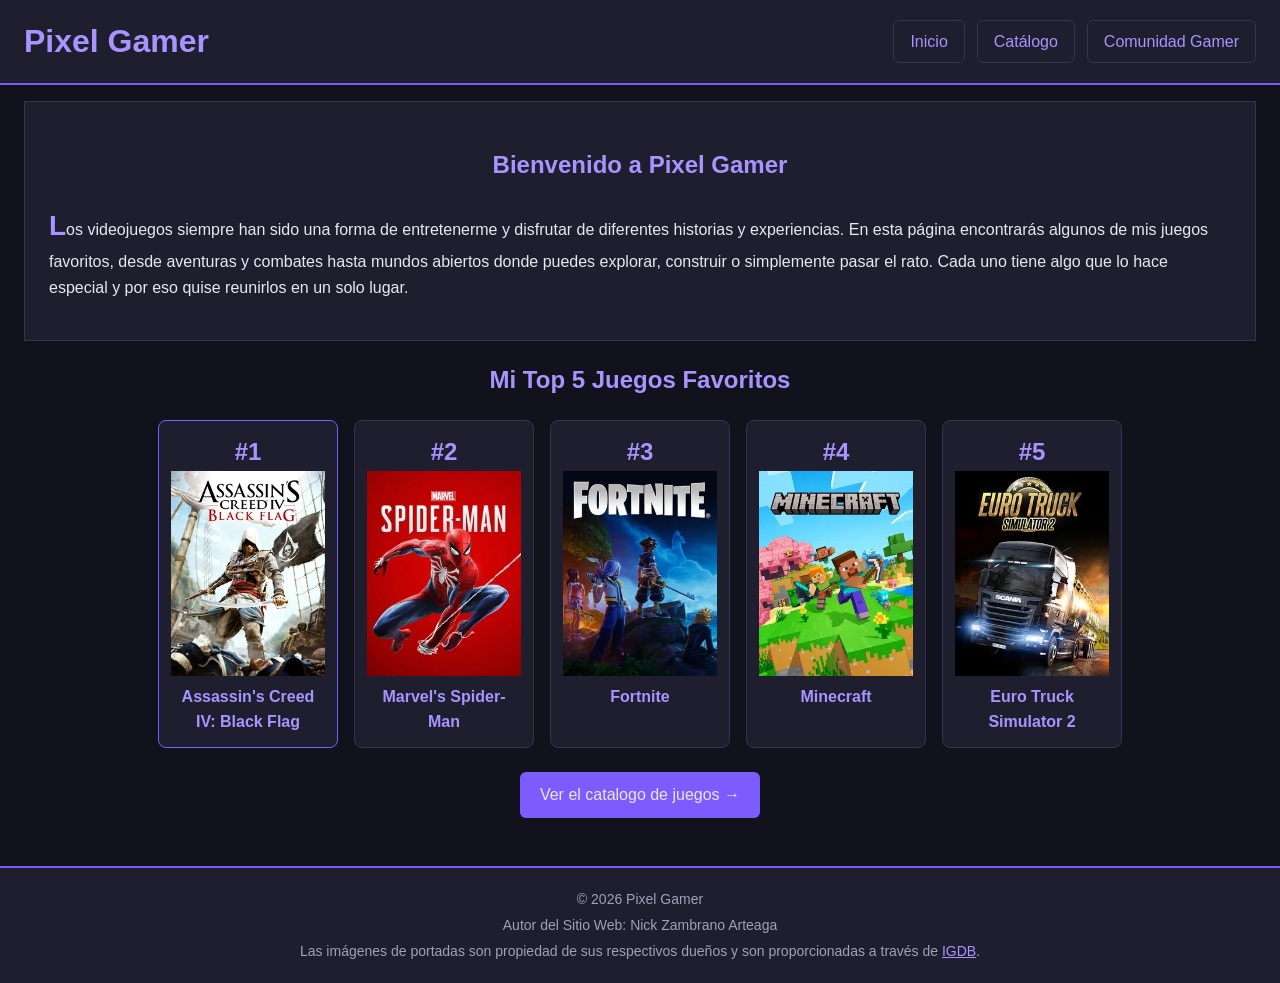
<file: index.html>
<!doctype html>
<html lang="es">
  <head>
    <meta charset="UTF-8" />
    <meta name="viewport" content="width=device-width, initial-scale=1.0" />
    <link rel="stylesheet" href="css/styles.css" />
    <title>Inicio - Pixel Gamer</title>

    <style>
      #juegos-destacados ol {
        display: flex;
        flex-wrap: wrap;
        justify-content: center;
        gap: 16px;
        list-style: none;
        margin: 0;
        padding: 0;
        counter-reset: puesto; /*contador que empienza en 0*/
      }

      #juegos-destacados li {
        width: 180px;
        counter-increment: puesto; /*se incrementa cada que aparece un li*/
        background-color: var(--color-superficie);
        border: 1px solid var(--color-borde);
        border-radius: 8px;
        padding: 12px;
        text-align: center;
      }

      /*PseudoElemento*/
      #juegos-destacados li::before {
        content: "#" counter(puesto); /*imprime el valor*/
        display: block;
        font-size: 24px;
        font-weight: bold;
        color: var(--color-acento-claro);
      }

      #juegos-destacados li:first-child {
        border-color: var(--color-acento);
      }

      #juegos-destacados li:hover {
        border-color: var(--color-acento-claro);
      }

      #juegos-destacados a {
        text-decoration: none;
      }
      #portada p::first-letter {
        font-size: 28px;
        font-weight: bold;
        color: var(--color-acento-claro);
      }

      #juegos-destacados ol + div {
        text-align: center;
      }

      .btn-primario {
        display: inline-block;
        margin-top: 24px;
        padding: 10px 20px;
        background-color: var(--color-acento);
        color: var(--color-texto);
        text-decoration: none;
        border-radius: 6px;
      }

      .btn-primario::after {
        content: " →";
      }

      .btn-primario:hover {
        background-color: var(--color-acento-claro);
        color: var(--color-fondo);
      }
    </style>
  </head>
  <body>
    <header>
      <h1>Pixel Gamer</h1>
      <!--Barra de navegacion-->
      <nav>
        <ul>
          <li><a href="index.html">Inicio</a></li>
          <li><a href="catalogo.html">Catálogo</a></li>
          <li><a href="formulario.html">Comunidad Gamer</a></li>
        </ul>
      </nav>
    </header>

    <main>
      <!--Seccion de la portada-->
      <section id="portada">
        <h2>Bienvenido a Pixel Gamer</h2>
        <p>
          Los videojuegos siempre han sido una forma de entretenerme y disfrutar de diferentes historias y experiencias.
          En esta página encontrarás algunos de mis juegos favoritos, desde aventuras y combates hasta mundos abiertos
          donde puedes explorar, construir o simplemente pasar el rato. Cada uno tiene algo que lo hace especial y por
          eso quise reunirlos en un solo lugar.
        </p>
      </section>
      <!--Seccion 2 -->
      <section id="juegos-destacados">
        <h2>Mi Top 5 Juegos Favoritos</h2>
        <ol>
          <li>
            <a href="catalogo.html">
              <img src="img/ac_black_flag.webp" alt="Portada del videjuego de AssassinCreed IV: Black Flag" />
              <div class="info">
                <strong>Assassin's Creed IV: Black Flag</strong>
              </div>
            </a>
          </li>

          <li>
            <a href="catalogo.html">
              <img src="img/spiderman_marvel.webp" alt="Portada del videojuego de Marvel Spiderman" />
              <div class="info">
                <strong>Marvel's Spider-Man</strong>
              </div>
            </a>
          </li>
          <li>
            <a href="catalogo.html">
              <img src="img/fortnite.jpg" alt="Portada del videojuego de Fortnite Battle Royal" />
              <div class="info">
                <strong>Fortnite</strong>
              </div>
            </a>
          </li>
          <li>
            <a href="catalogo.html">
              <img src="img/minecraft.webp" alt="Portada del videojuego de Minecraft" />
              <div class="info">
                <strong>Minecraft</strong>
              </div>
            </a>
          </li>
          <li>
            <a href="catalogo.html">
              <img src="img/euro_truck_s2.webp" alt="Portada del videojuego de Euro Truck Simulator 2" />
              <div class="info">
                <strong>Euro Truck Simulator 2</strong>
              </div>
            </a>
          </li>
        </ol>

        <div>
          <a href="catalogo.html" class="btn-primario">Ver el catalogo de juegos</a>
        </div>
      </section>
    </main>
    <!--Pie de pagina-->
    <footer>
      <p>&copy; 2026 Pixel Gamer</p>
      <p>Autor del Sitio Web: Nick Zambrano Arteaga</p>
      <p>
        Las imágenes de portadas son propiedad de sus respectivos dueños y son proporcionadas a través de
        <a href="https://www.igdb.com/" target="_blank" rel="noopener noreferrer">IGDB</a>.
      </p>
    </footer>
  </body>
</html>
</file>
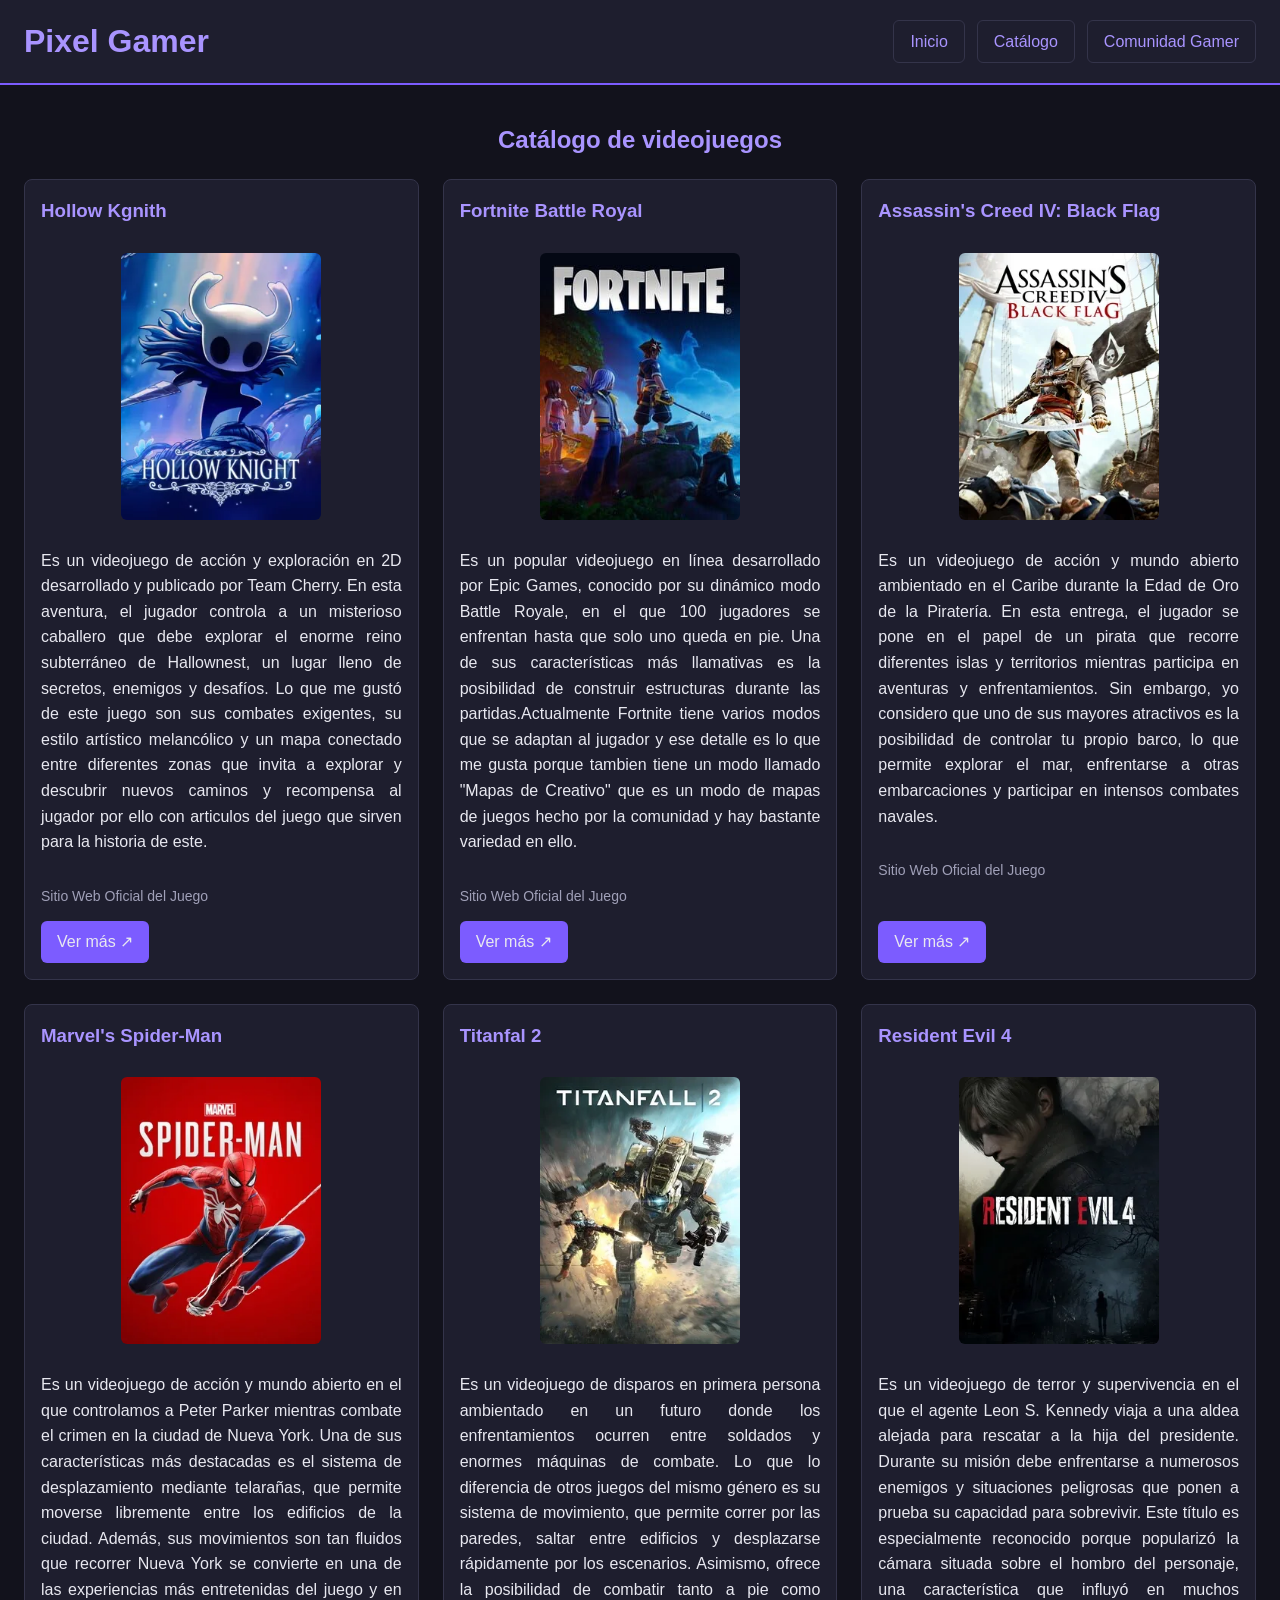
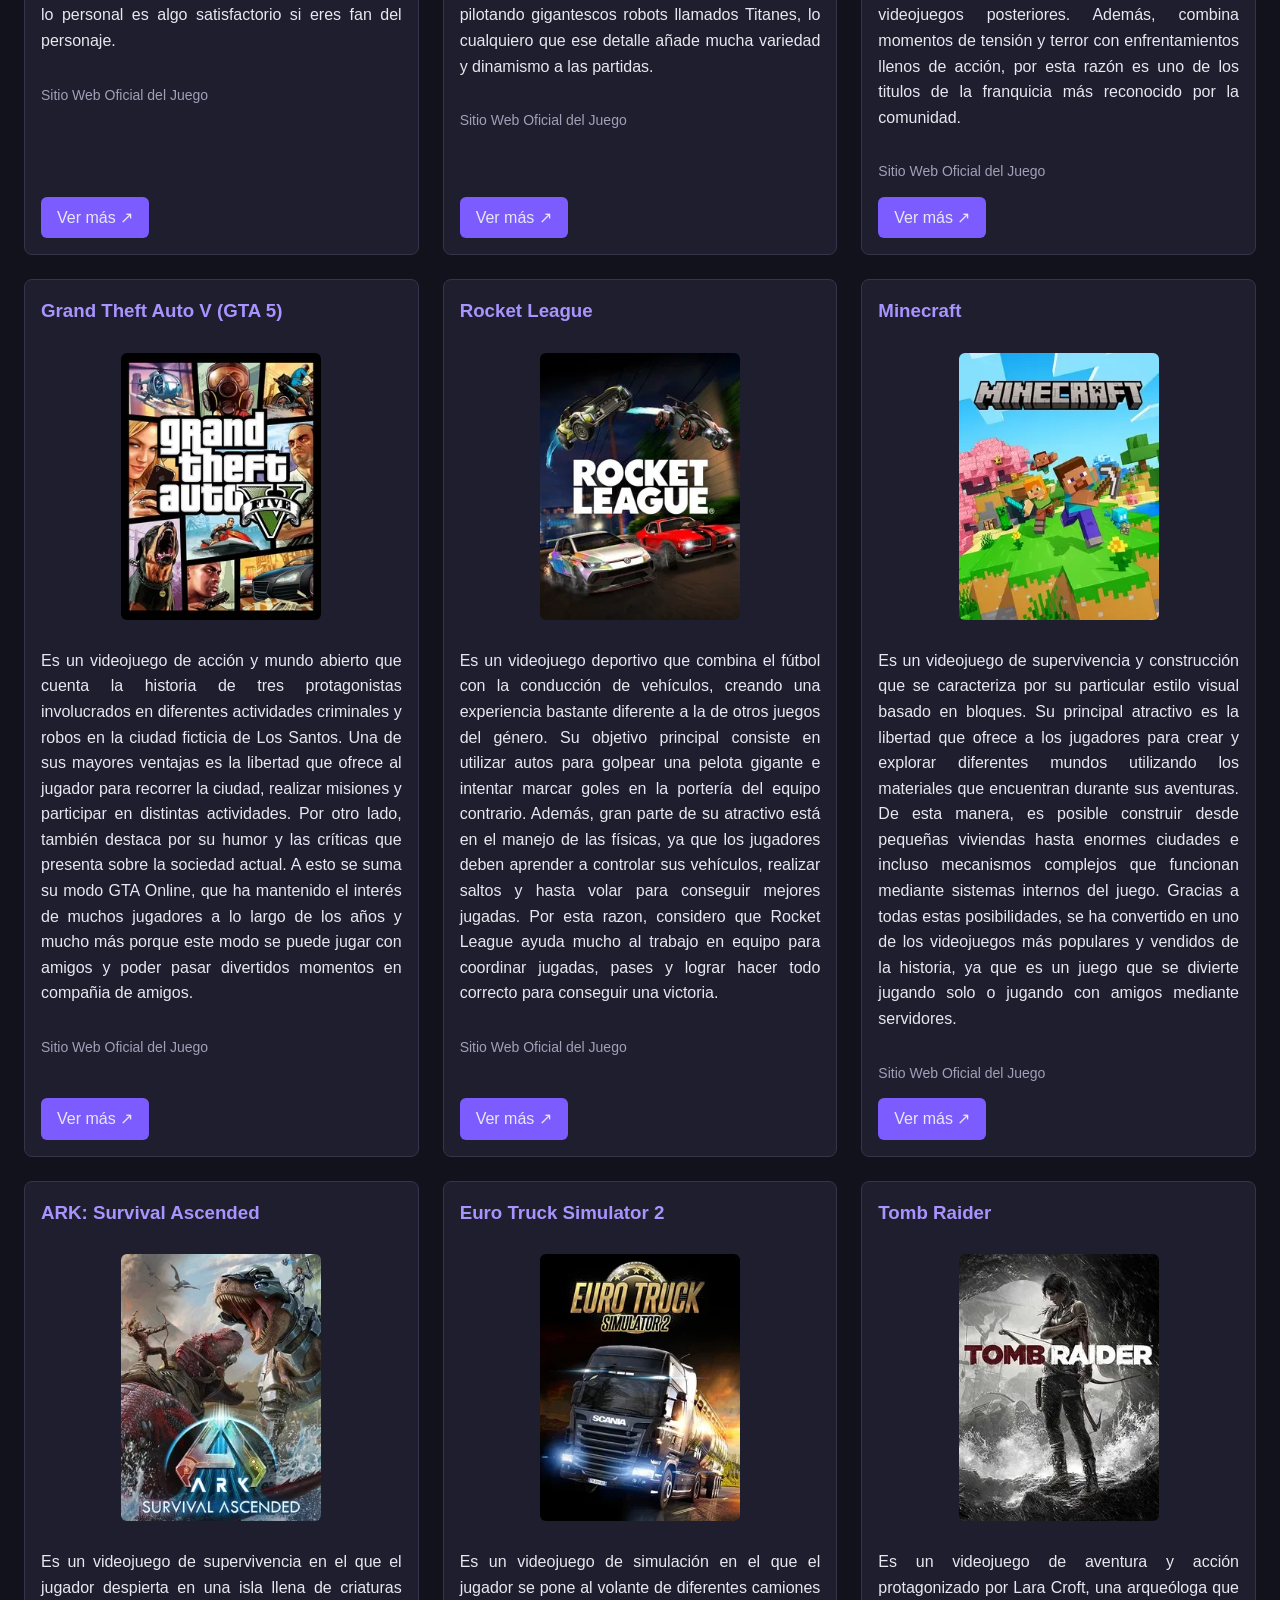
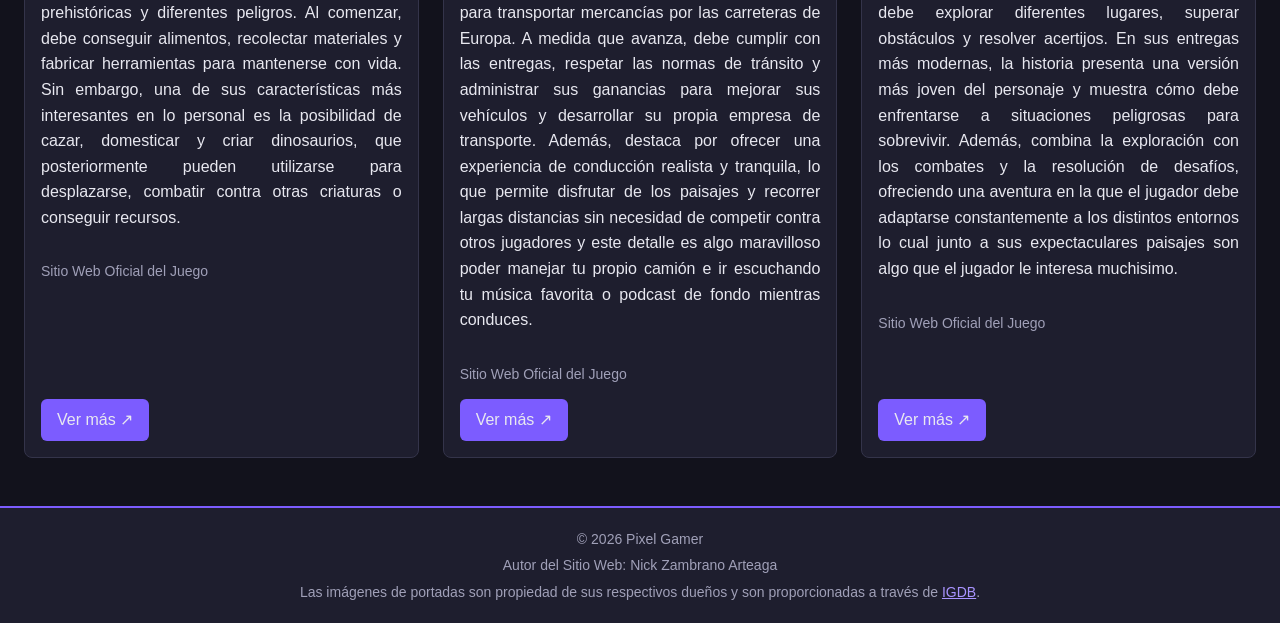
<file: catalogo.html>
<!doctype html>
<html lang="es">
  <head>
    <meta charset="UTF-8" />
    <meta name="viewport" content="width=device-width, initial-scale=1.0" />
    <link rel="stylesheet" href="css/styles.css" />
    <title>Catálogo - Pixel Gamer</title>
  </head>
  <body>
    <header>
      <h1>Pixel Gamer</h1>
      <!--Barra de navegacion-->
      <nav>
        <ul>
          <li><a href="index.html">Inicio</a></li>
          <li><a href="catalogo.html">Catálogo</a></li>
          <li><a href="formulario.html">Comunidad Gamer</a></li>
        </ul>
      </nav>
    </header>

    <main>
      <h2 style="text-align: center">Catálogo de videojuegos</h2>
      <!--Contenedor Principal-->
      <div id="contenedor-principal">
        <!--hijos directos del contenedor padre-->
        <article class="tarjeta">
          <h3>Hollow Kgnith</h3>
          <img src="img/hollow_knight.webp" alt="Portada del videojuego de Hollow Knight" />
          <p>
            Es un videojuego de acción y exploración en 2D desarrollado y publicado por Team Cherry. En esta aventura,
            el jugador controla a un misterioso caballero que debe explorar el enorme reino subterráneo de Hallownest,
            un lugar lleno de secretos, enemigos y desafíos. Lo que me gustó de este juego son sus combates exigentes,
            su estilo artístico melancólico y un mapa conectado entre diferentes zonas que invita a explorar y descubrir
            nuevos caminos y recompensa al jugador por ello con articulos del juego que sirven para la historia de este.
          </p>
          <p class="fuente">Sitio Web Oficial del Juego</p>
          <a href="https://www.hollowknight.com/" target="_blank" rel="noopener noreferrer">Ver más</a>
        </article>

        <article class="tarjeta">
          <h3>Fortnite Battle Royal</h3>
          <img src="img/fortnite.jpg" alt="Portada del videojuego de Fortnite Battle Royal" />
          <p>
            Es un popular videojuego en línea desarrollado por Epic Games, conocido por su dinámico modo Battle Royale,
            en el que 100 jugadores se enfrentan hasta que solo uno queda en pie. Una de sus características más
            llamativas es la posibilidad de construir estructuras durante las partidas.Actualmente Fortnite tiene varios
            modos que se adaptan al jugador y ese detalle es lo que me gusta porque tambien tiene un modo llamado "Mapas
            de Creativo" que es un modo de mapas de juegos hecho por la comunidad y hay bastante variedad en ello.
          </p>
          <p class="fuente">Sitio Web Oficial del Juego</p>
          <a href="https://www.fortnite.com/?lang=es-ES" target="_blank" rel="noopener noreferrer">Ver más</a>
        </article>

        <article class="tarjeta">
          <h3>Assassin's Creed IV: Black Flag</h3>
          <img src="img/ac_black_flag.webp" alt="Portada del videojuego de Assassin's Creed IV: Black Flag" />
          <p>
            Es un videojuego de acción y mundo abierto ambientado en el Caribe durante la Edad de Oro de la Piratería.
            En esta entrega, el jugador se pone en el papel de un pirata que recorre diferentes islas y territorios
            mientras participa en aventuras y enfrentamientos. Sin embargo, yo considero que uno de sus mayores
            atractivos es la posibilidad de controlar tu propio barco, lo que permite explorar el mar, enfrentarse a
            otras embarcaciones y participar en intensos combates navales.
          </p>
          <p class="fuente">Sitio Web Oficial del Juego</p>
          <a
            href="https://www.ubisoft.com/es-mx/game/assassins-creed/iv-black-flag"
            target="_blank"
            rel="noopener noreferrer"
            >Ver más</a
          >
        </article>

        <article class="tarjeta">
          <h3>Marvel's Spider-Man</h3>
          <img src="img/spiderman_marvel.webp" alt="Portada del videojuego de Marvel's Spider-Man:" />
          <p>
            Es un videojuego de acción y mundo abierto en el que controlamos a Peter Parker mientras combate el crimen
            en la ciudad de Nueva York. Una de sus características más destacadas es el sistema de desplazamiento
            mediante telarañas, que permite moverse libremente entre los edificios de la ciudad. Además, sus movimientos
            son tan fluidos que recorrer Nueva York se convierte en una de las experiencias más entretenidas del juego y
            en lo personal es algo satisfactorio si eres fan del personaje.
          </p>
          <p class="fuente">Sitio Web Oficial del Juego</p>
          <a
            href="https://www.playstation.com/es-ec/games/marvels-spider-man/"
            target="_blank"
            rel="noopener noreferrer"
            >Ver más</a
          >
        </article>

        <article class="tarjeta">
          <h3>Titanfal 2</h3>
          <img src="img/titanfall2.webp" alt="Portada del videojuego de Titanfall 2 " />
          <p>
            Es un videojuego de disparos en primera persona ambientado en un futuro donde los enfrentamientos ocurren
            entre soldados y enormes máquinas de combate. Lo que lo diferencia de otros juegos del mismo género es su
            sistema de movimiento, que permite correr por las paredes, saltar entre edificios y desplazarse rápidamente
            por los escenarios. Asimismo, ofrece la posibilidad de combatir tanto a pie como pilotando gigantescos
            robots llamados Titanes, lo cualquiero que ese detalle añade mucha variedad y dinamismo a las partidas.
          </p>
          <p class="fuente">Sitio Web Oficial del Juego</p>
          <a href="https://www.ea.com/es-es/games/titanfall" target="_blank" rel="noopener noreferrer">Ver más</a>
        </article>

        <article class="tarjeta">
          <h3>Resident Evil 4</h3>
          <img src="img/resident_evil4.webp" alt="Portada del videojuego de Resident Evil 4 " />
          <p>
            Es un videojuego de terror y supervivencia en el que el agente Leon S. Kennedy viaja a una aldea alejada
            para rescatar a la hija del presidente. Durante su misión debe enfrentarse a numerosos enemigos y
            situaciones peligrosas que ponen a prueba su capacidad para sobrevivir. Este título es especialmente
            reconocido porque popularizó la cámara situada sobre el hombro del personaje, una característica que influyó
            en muchos videojuegos posteriores. Además, combina momentos de tensión y terror con enfrentamientos llenos
            de acción, por esta razón es uno de los titulos de la franquicia más reconocido por la comunidad.
          </p>
          <p class="fuente">Sitio Web Oficial del Juego</p>
          <a href="https://www.residentevil.com/re4/en-us/" target="_blank" rel="noopener noreferrer">Ver más</a>
        </article>

        <article class="tarjeta">
          <h3>Grand Theft Auto V (GTA 5)</h3>
          <img src="img/gtav.webp" alt="Portada del videojuego de Grand Theft Auto V" />
          <p>
            Es un videojuego de acción y mundo abierto que cuenta la historia de tres protagonistas involucrados en
            diferentes actividades criminales y robos en la ciudad ficticia de Los Santos. Una de sus mayores ventajas
            es la libertad que ofrece al jugador para recorrer la ciudad, realizar misiones y participar en distintas
            actividades. Por otro lado, también destaca por su humor y las críticas que presenta sobre la sociedad
            actual. A esto se suma su modo GTA Online, que ha mantenido el interés de muchos jugadores a lo largo de los
            años y mucho más porque este modo se puede jugar con amigos y poder pasar divertidos momentos en compañia de
            amigos.
          </p>
          <p class="fuente">Sitio Web Oficial del Juego</p>
          <a href="https://www.rockstargames.com/es/gta-v" target="_blank" rel="noopener noreferrer">Ver más</a>
        </article>

        <article class="tarjeta">
          <h3>Rocket League</h3>
          <img src="img/rocket_league.webp" alt="Portada del videojuego de Rocket League" />
          <p>
            Es un videojuego deportivo que combina el fútbol con la conducción de vehículos, creando una experiencia
            bastante diferente a la de otros juegos del género. Su objetivo principal consiste en utilizar autos para
            golpear una pelota gigante e intentar marcar goles en la portería del equipo contrario. Además, gran parte
            de su atractivo está en el manejo de las físicas, ya que los jugadores deben aprender a controlar sus
            vehículos, realizar saltos y hasta volar para conseguir mejores jugadas. Por esta razon, considero que
            Rocket League ayuda mucho al trabajo en equipo para coordinar jugadas, pases y lograr hacer todo correcto
            para conseguir una victoria.
          </p>
          <p class="fuente">Sitio Web Oficial del Juego</p>
          <a href="https://www.rocketleague.com/?lang=es-ES" target="_blank" rel="noopener noreferrer">Ver más</a>
        </article>

        <article class="tarjeta">
          <h3>Minecraft</h3>
          <img src="img/minecraft.webp" alt="Portada del videojuego de Minecraft" />
          <p>
            Es un videojuego de supervivencia y construcción que se caracteriza por su particular estilo visual basado
            en bloques. Su principal atractivo es la libertad que ofrece a los jugadores para crear y explorar
            diferentes mundos utilizando los materiales que encuentran durante sus aventuras. De esta manera, es posible
            construir desde pequeñas viviendas hasta enormes ciudades e incluso mecanismos complejos que funcionan
            mediante sistemas internos del juego. Gracias a todas estas posibilidades, se ha convertido en uno de los
            videojuegos más populares y vendidos de la historia, ya que es un juego que se divierte jugando solo o
            jugando con amigos mediante servidores.
          </p>
          <p class="fuente">Sitio Web Oficial del Juego</p>
          <a href="https://www.minecraft.net/es-es" target="_blank" rel="noopener noreferrer">Ver más</a>
        </article>

        <article class="tarjeta">
          <h3>ARK: Survival Ascended</h3>
          <img src="img/ark.webp" alt="Portada del videojuego de ARK Survival Ascended" />
          <p>
            Es un videojuego de supervivencia en el que el jugador despierta en una isla llena de criaturas
            prehistóricas y diferentes peligros. Al comenzar, debe conseguir alimentos, recolectar materiales y fabricar
            herramientas para mantenerse con vida. Sin embargo, una de sus características más interesantes en lo
            personal es la posibilidad de cazar, domesticar y criar dinosaurios, que posteriormente pueden utilizarse
            para desplazarse, combatir contra otras criaturas o conseguir recursos.
          </p>
          <p class="fuente">Sitio Web Oficial del Juego</p>
          <a href="https://playark.com/" target="_blank" rel="noopener noreferrer">Ver más</a>
        </article>

        <article class="tarjeta">
          <h3>Euro Truck Simulator 2</h3>
          <img src="img/euro_truck_s2.webp" alt="Portada del videojuego de Euro Truck Simulator 2" />
          <p>
            Es un videojuego de simulación en el que el jugador se pone al volante de diferentes camiones para
            transportar mercancías por las carreteras de Europa. A medida que avanza, debe cumplir con las entregas,
            respetar las normas de tránsito y administrar sus ganancias para mejorar sus vehículos y desarrollar su
            propia empresa de transporte. Además, destaca por ofrecer una experiencia de conducción realista y
            tranquila, lo que permite disfrutar de los paisajes y recorrer largas distancias sin necesidad de competir
            contra otros jugadores y este detalle es algo maravilloso poder manejar tu propio camión e ir escuchando tu
            música favorita o podcast de fondo mientras conduces.
          </p>
          <p class="fuente">Sitio Web Oficial del Juego</p>
          <a href="https://eurotrucksimulator2.com/" target="_blank" rel="noopener noreferrer">Ver más</a>
        </article>

        <article class="tarjeta">
          <h3>Tomb Raider</h3>
          <img src="img/tom_raider.webp" alt="Portada del videojuego de Tomb Raider" />
          <p>
            Es un videojuego de aventura y acción protagonizado por Lara Croft, una arqueóloga que debe explorar
            diferentes lugares, superar obstáculos y resolver acertijos. En sus entregas más modernas, la historia
            presenta una versión más joven del personaje y muestra cómo debe enfrentarse a situaciones peligrosas para
            sobrevivir. Además, combina la exploración con los combates y la resolución de desafíos, ofreciendo una
            aventura en la que el jugador debe adaptarse constantemente a los distintos entornos lo cual junto a sus
            expectaculares paisajes son algo que el jugador le interesa muchisimo.
          </p>
          <p class="fuente">Sitio Web Oficial del Juego</p>
          <a href="https://www.tombraider.com/" target="_blank" rel="noopener noreferrer">Ver más</a>
        </article>
      </div>
    </main>
    <!--Pie de pagina-->
    <footer>
      <p>&copy; 2026 Pixel Gamer</p>
      <p>Autor del Sitio Web: Nick Zambrano Arteaga</p>
      <p>
        Las imágenes de portadas son propiedad de sus respectivos dueños y son proporcionadas a través de
        <a href="https://www.igdb.com/" target="_blank" rel="noopener noreferrer">IGDB</a>.
      </p>
    </footer>
  </body>
</html>
</file>
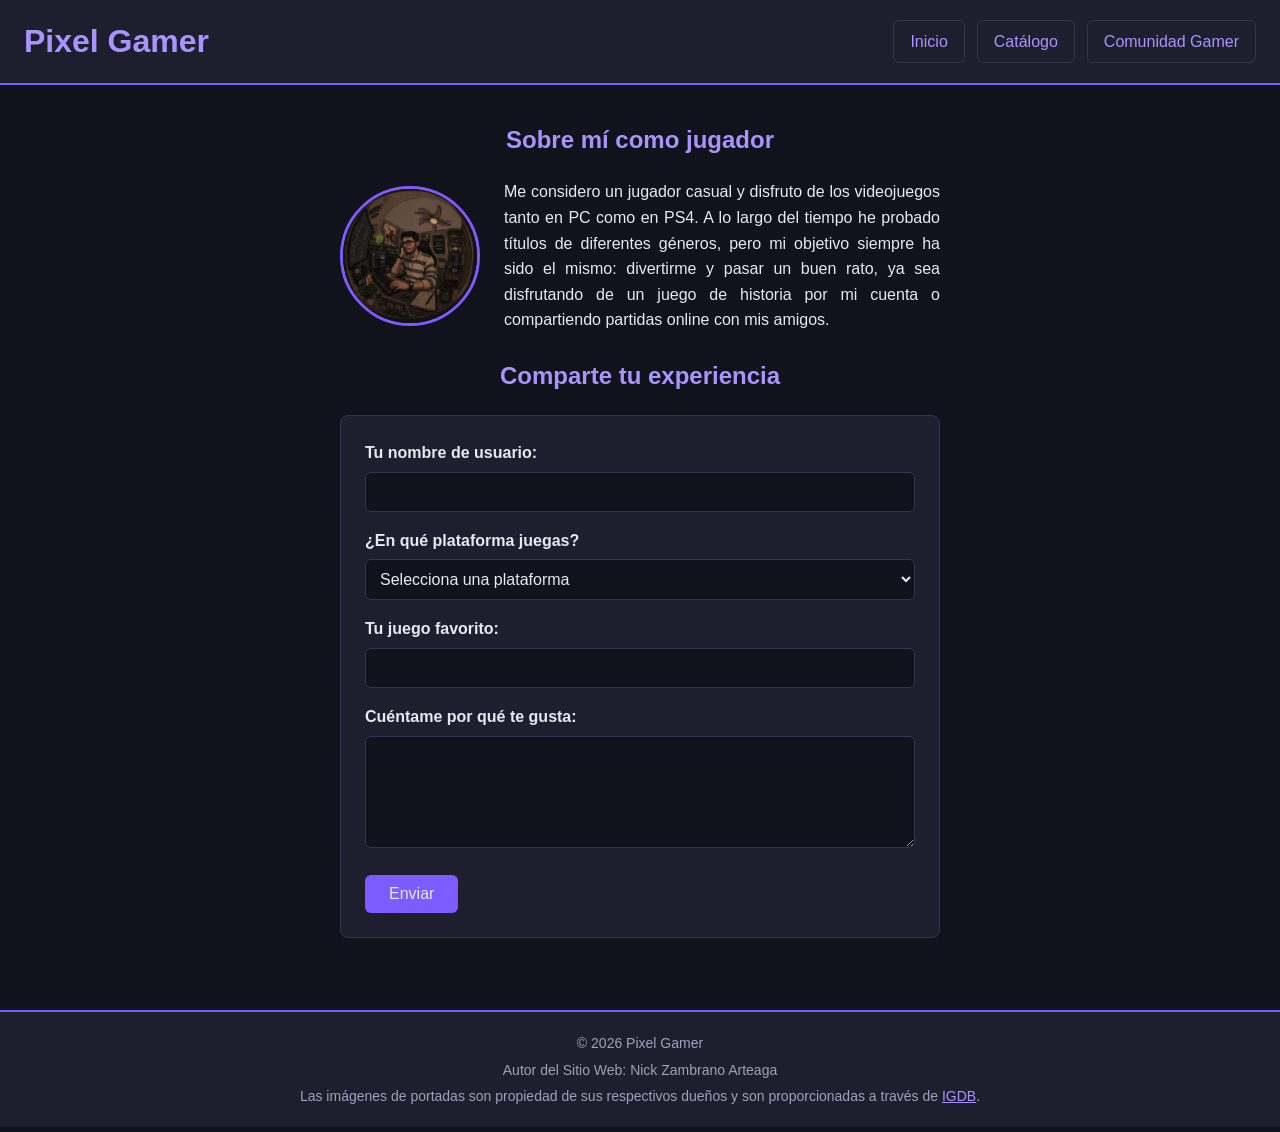
<file: formulario.html>
<!doctype html>
<html lang="es">
  <head>
    <meta charset="UTF-8" />
    <meta name="viewport" content="width=device-width, initial-scale=1.0" />
    <link rel="stylesheet" href="css/styles.css" />

    <title>Comunidad Gamer - Pixel Gamer</title>
    <style>
      #presentacion,
      #comunidad {
        max-width: 600px;
        margin: 0 auto 24px auto;
      }

      .presentacion-contenido {
        display: flex;
        flex-wrap: wrap;
        align-items: center;
        justify-content: center;
        gap: 24px;
      }

      .presentacion-contenido p {
        flex: 1 1 250px;
        margin: 0;
        text-align: justify;
      }
      #avatar {
        width: 140px;
        height: 140px;
        border-radius: 50%;
        border: 3px solid var(--color-acento);
      }

      form {
        padding: 24px;
        background-color: var(--color-superficie);
        border: 1px solid var(--color-borde);
        border-radius: 8px;
      }

      label {
        display: block;
        margin-bottom: 6px;
        font-weight: bold;
      }

      label ~ label {
        margin-top: 16px;
      }

      /*Selector de atributos*/
      input[type="text"],
      input[type="email"],
      select,
      textarea {
        width: 100%;
        padding: 10px;
        background-color: var(--color-fondo);
        color: var(--color-texto);
        border: 1px solid var(--color-borde);
        border-radius: 6px;
        font-size: 16px;
      }

      input:focus,
      select:focus,
      textarea:focus {
        border-color: var(--color-acento-claro);
        outline: 2px solid var(--color-acento-claro);
      }

      button[type="submit"] {
        margin-top: 20px;
        padding: 10px 24px;
        background-color: var(--color-acento);
        color: var(--color-texto);
        border: none;
        border-radius: 6px;
        font-size: 16px;
        cursor: pointer;
      }

      button[type="submit"]:hover {
        background-color: var(--color-acento-claro);
        color: var(--color-fondo);
      }
    </style>
  </head>
  <body>
    <header>
      <h1>Pixel Gamer</h1>
      <!--Barra de navegacion-->
      <nav>
        <ul>
          <li><a href="index.html">Inicio</a></li>
          <li><a href="catalogo.html">Catálogo</a></li>
          <li><a href="formulario.html">Comunidad Gamer</a></li>
        </ul>
      </nav>
    </header>
    <main>
      <section id="presentacion">
        <h2>Sobre mí como jugador</h2>
        <div class="presentacion-contenido">
          <img src="img/avatar.png" alt="Foto de perfil de Nick" id="avatar" />
          <p>
            Me considero un jugador casual y disfruto de los videojuegos tanto en PC como en PS4. A lo largo del tiempo
            he probado títulos de diferentes géneros, pero mi objetivo siempre ha sido el mismo: divertirme y pasar un
            buen rato, ya sea disfrutando de un juego de historia por mi cuenta o compartiendo partidas online con mis
            amigos.
          </p>
        </div>
      </section>

      <section id="comunidad">
        <h2>Comparte tu experiencia</h2>
        <form>
          <label for="nombre">Tu nombre de usuario:</label>
          <input type="text" id="nombre" name="nombre" required />

          <label for="plataforma">¿En qué plataforma juegas?</label>
          <select id="plataforma" name="plataforma" required>
            <option value="">Selecciona una plataforma</option>
            <option value="consola">Consolas</option>
            <option value="pc">PC</option>
            <option value="movil">Móvil</option>
          </select>

          <label for="juego-fav">Tu juego favorito:</label>
          <input type="text" id="juego-fav" name="juego-fav" required />

          <label for="comentario">Cuéntame por qué te gusta:</label>
          <textarea id="comentario" name="comentario" rows="5" required style="resize: vertical"></textarea>

          <button type="submit">Enviar</button>
        </form>
      </section>
    </main>
    <!--Pie de pagina-->
    <footer>
      <p>&copy; 2026 Pixel Gamer</p>
      <p>Autor del Sitio Web: Nick Zambrano Arteaga</p>
      <p>
        Las imágenes de portadas son propiedad de sus respectivos dueños y son proporcionadas a través de
        <a href="https://www.igdb.com/" target="_blank" rel="noopener noreferrer">IGDB</a>.
      </p>
    </footer>
  </body>
</html>
</file>
<file: css/styles.css>
/*Variables*/
:root {
  --color-fondo: #12121c;
  --color-superficie: #1e1e2e;
  --color-texto: #e8e8f0;
  --color-texto-suave: #a0a0b8;
  --color-acento: #7c5cff;
  --color-acento-claro: #a994ff;
  --color-borde: #34344a;
  --fuente-principal: "Segoe UI", Roboto, sans-serif;
}

/* Selector universal */
* {
  box-sizing: border-box;
}

/* Selector de etiqueta */
body {
  margin: 0;
  font-family: var(--fuente-principal);
  line-height: 1.6; /* Espaciado entre lineas */
  background-color: var(--color-fondo);
  color: var(--color-texto);
}

/* Agrupacion de selectores */
h1,
h2,
h3 {
  color: var(--color-acento-claro);
}

h2 {
  text-align: center;
}

a {
  color: var(--color-acento-claro);
}

img {
  max-width: 100%;
  height: auto;
}

/*Estructura de la página*/
header,
main,
footer {
  padding: 16px 24px;
}

header {
  display: flex;
  justify-content: space-between;
  align-items: center;
  background-color: var(--color-superficie);
  border-bottom: 2px solid var(--color-acento);
}

/*Combinador de hijo directo*/
header > h1 {
  margin: 0;
}

footer {
  margin-top: 32px;
  background-color: var(--color-superficie);
  border-top: 2px solid var(--color-acento);
  text-align: center;
  font-size: 14px;
  color: var(--color-texto-suave);
}

/*Combinador descendiente*/
footer p {
  margin: 4px 0;
}

/* Pseudoclase */
footer a:hover {
  color: var(--color-texto);
}

/*Menú de navegación*/
/*Combinador descendiente */
nav ul {
  display: flex;
  flex-wrap: wrap; 
  gap: 12px;
  list-style: none;
  margin: 0;
  padding: 0;
}

nav a {
  display: block;
  padding: 8px 16px;
  text-decoration: none;
  border: 1px solid var(--color-borde);
  border-radius: 6px;
}

/* Pseudoclase */
nav a:hover {
  background-color: var(--color-acento);
  color: var(--color-texto);
}

/* Pag. de inicio*/
/* Selector de id */
#portada {
  padding: 24px;
  background-color: var(--color-superficie);
  border: 1px solid var(--color-borde);
}

/* Catálogo */
/* Selector de id: contenedor del Grid */
#contenedor-principal {
  display: grid;
  grid-template-columns: 1fr;
  gap: 24px;
}

/* Selector de clase */
.tarjeta {
  display: flex;
  flex-direction: column;
  background-color: var(--color-superficie);
  border: 1px solid var(--color-borde);
  border-radius: 8px;
  padding: 16px;
}

.tarjeta:hover {
  border-color: var(--color-acento);
}

.tarjeta h3 {
  margin-top: 0;
}

.tarjeta img {
  width: 100%;
  max-width: 200px;
  height: auto;
  align-self: center;
  margin: 8px 0 12px 0;
  border-radius: 6px;
}

.tarjeta p {
  text-align: justify;
}

.fuente {
  font-size: 14px;
  color: var(--color-texto-suave);
}

.tarjeta a {
  margin-top: auto;
  align-self: flex-start;
  padding: 8px 16px;
  background-color: var(--color-acento);
  color: var(--color-texto);
  text-decoration: none;
  border-radius: 6px;
}

/* Selector de atributo y pseudoelemento */
.tarjeta a[href^="https"]::after {
  content: " ↗";
}

.tarjeta a:hover {
  background-color: var(--color-acento-claro);
  color: var(--color-fondo);
}

/* Diseño responsivo (media queries)  */
@media (min-width: 768px) {
  #contenedor-principal {
    grid-template-columns: repeat(2, 1fr);
  }
}

@media (min-width: 1200px) {
  #contenedor-principal {
    grid-template-columns: repeat(3, 1fr);
  }
}
</file>
